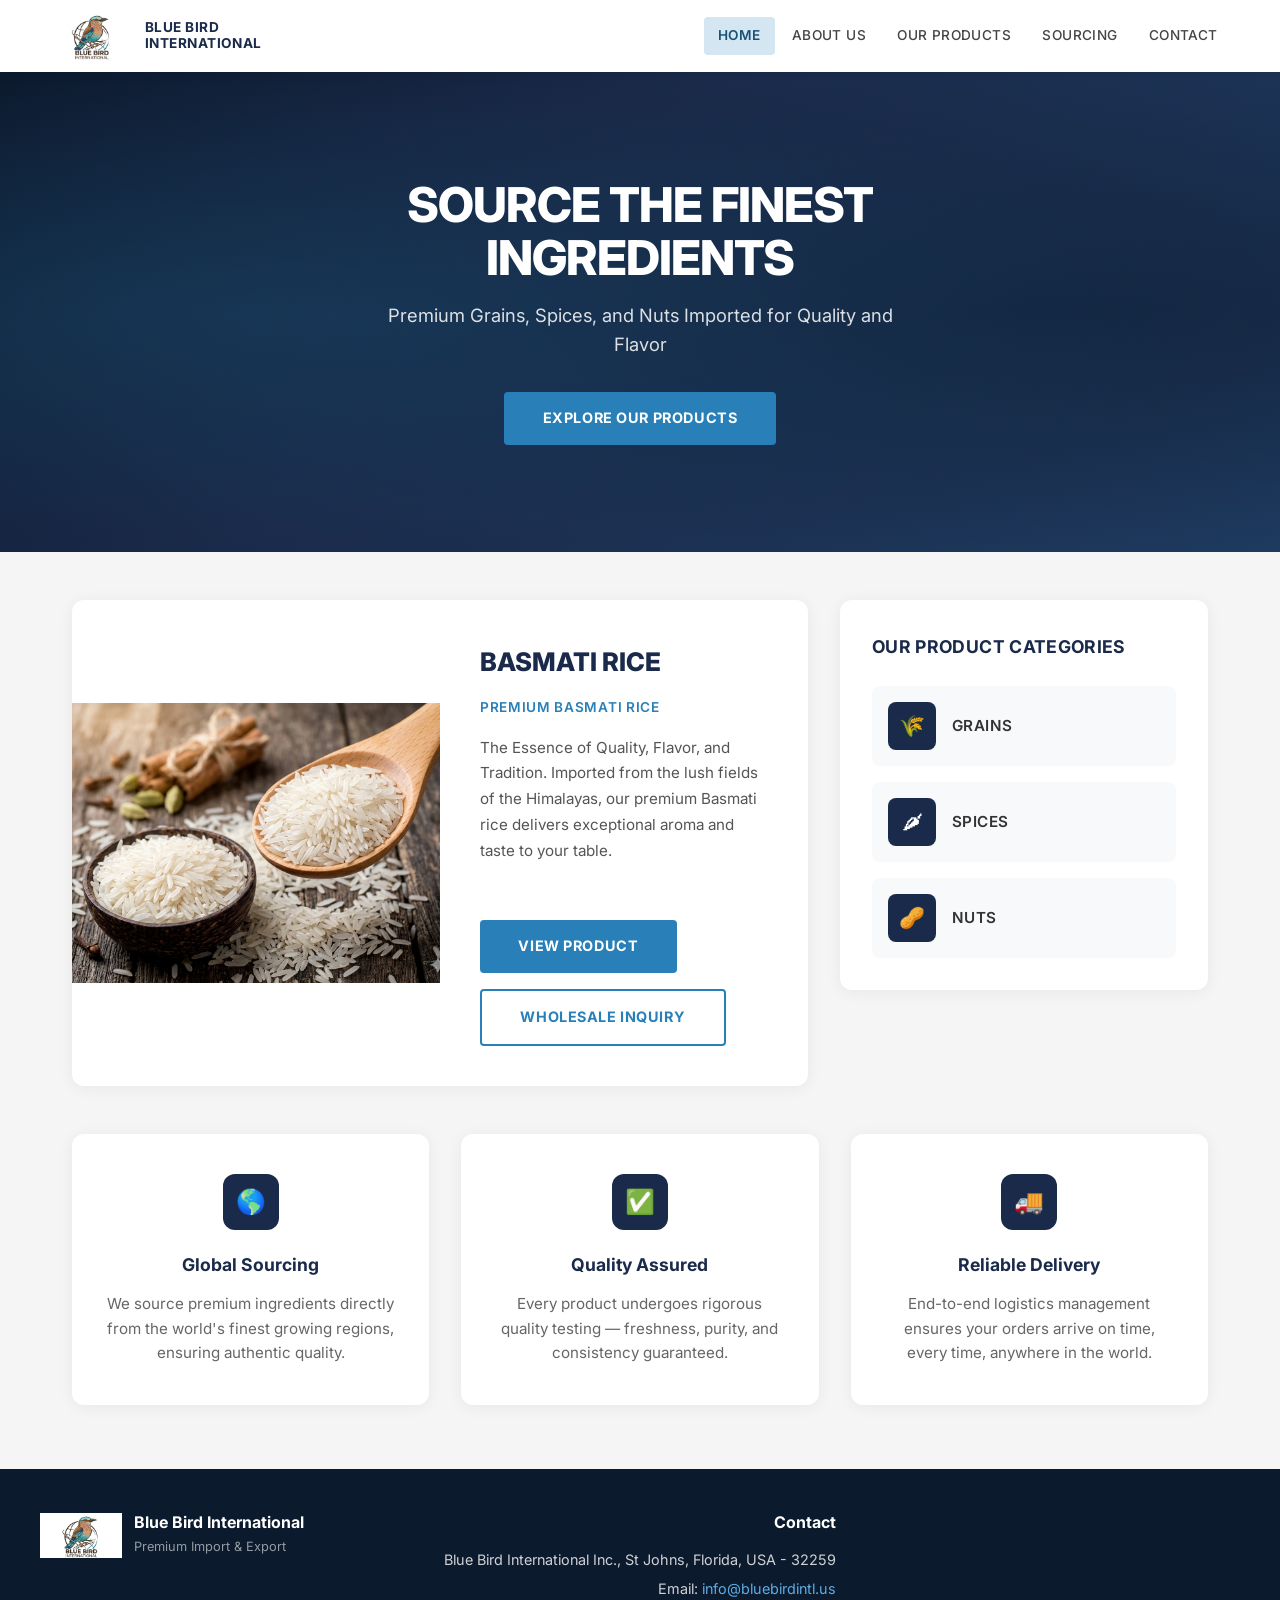
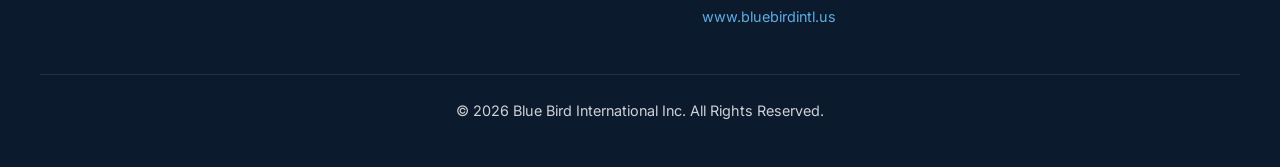
<file: index.html>
<!DOCTYPE html>
<html lang="en">
<head>
  <meta charset="UTF-8" />
  <meta name="viewport" content="width=device-width, initial-scale=1.0" />
  <title>Blue Bird International | Premium Grains, Spices & Nuts</title>
  <link rel="preconnect" href="https://fonts.googleapis.com" />
  <link rel="preconnect" href="https://fonts.gstatic.com" crossorigin />
  <link href="https://fonts.googleapis.com/css2?family=Inter:wght@400;500;600;700;800&display=swap" rel="stylesheet" />
  <link rel="stylesheet" href="styles.css" />
</head>
<body>
  <header>
    <a href="index.html" class="logo">
      <img src="images/logo.jpg" alt="Blue Bird International" />
      <span>Blue Bird<br>International</span>
    </a>
    <button class="menu-toggle" onclick="document.querySelector('nav').classList.toggle('open')" aria-label="Toggle menu">
      <span></span><span></span><span></span>
    </button>
    <nav>
      <a href="index.html" class="active">Home</a>
      <a href="about.html">About Us</a>
      <a href="products.html">Our Products</a>
      <a href="services.html">Sourcing</a>
      <a href="contact.html">Contact</a>
    </nav>
  </header>

  <section class="hero">
    <div class="hero-text">
      <h1>Source the Finest Ingredients</h1>
      <p>Premium Grains, Spices, and Nuts Imported for Quality and Flavor</p>
      <a href="products.html" class="btn">Explore Our Products</a>
    </div>
  </section>

  <section class="featured-section">
    <div class="featured-product">
      <div class="featured-product-image">
        <img src="images/basmati.png" alt="Basmati Rice" />
      </div>
      <div class="featured-product-info">
        <h2>Basmati Rice</h2>
        <p class="subtitle">Premium Basmati Rice</p>
        <p>The Essence of Quality, Flavor, and Tradition. Imported from the lush fields of the Himalayas, our premium Basmati rice delivers exceptional aroma and taste to your table.</p>
        <div class="btn-group">
          <a href="products.html" class="btn">View Product</a>
          <a href="contact.html" class="btn-outline">Wholesale Inquiry</a>
        </div>
      </div>
    </div>

    <div class="categories-sidebar">
      <h3>Our Product Categories</h3>
      <div class="category-list">
        <a href="products.html" class="category-item">
          <div class="category-icon">&#127806;</div>
          <span>Grains</span>
        </a>
        <a href="products.html" class="category-item">
          <div class="category-icon">&#127798;</div>
          <span>Spices</span>
        </a>
        <a href="products.html" class="category-item">
          <div class="category-icon">&#129372;</div>
          <span>Nuts</span>
        </a>
      </div>
    </div>
  </section>

  <section class="features">
    <div class="feature">
      <div class="icon">&#127758;</div>
      <h3>Global Sourcing</h3>
      <p>We source premium ingredients directly from the world's finest growing regions, ensuring authentic quality.</p>
    </div>
    <div class="feature">
      <div class="icon">&#9989;</div>
      <h3>Quality Assured</h3>
      <p>Every product undergoes rigorous quality testing — freshness, purity, and consistency guaranteed.</p>
    </div>
    <div class="feature">
      <div class="icon">&#128666;</div>
      <h3>Reliable Delivery</h3>
      <p>End-to-end logistics management ensures your orders arrive on time, every time, anywhere in the world.</p>
    </div>
  </section>

  <footer>
    <div class="footer-inner">
      <div class="footer-contact">
        <div class="footer-brand">
          <img src="images/logo.jpg" alt="Blue Bird International" style="height:45px;width:auto;" />
          <div class="footer-brand-text">
            <h3>Blue Bird International</h3>
            <p>Premium Import & Export</p>
          </div>
        </div>
      </div>
      <div class="footer-contact" style="text-align:right;">
        <h3>Contact</h3>
        <p>Blue Bird International Inc., St Johns, Florida, USA - 32259</p>
        <p>Email: <a href="mailto:info@bluebirdintl.us">info@bluebirdintl.us</a></p>
        <p><a href="https://www.bluebirdintl.us" target="_blank">www.bluebirdintl.us</a></p>
      </div>
      <div class="footer-copy">
        <p>&copy; 2026 Blue Bird International Inc. All Rights Reserved.</p>
      </div>
    </div>
  </footer>
</body>
</html>
</file>
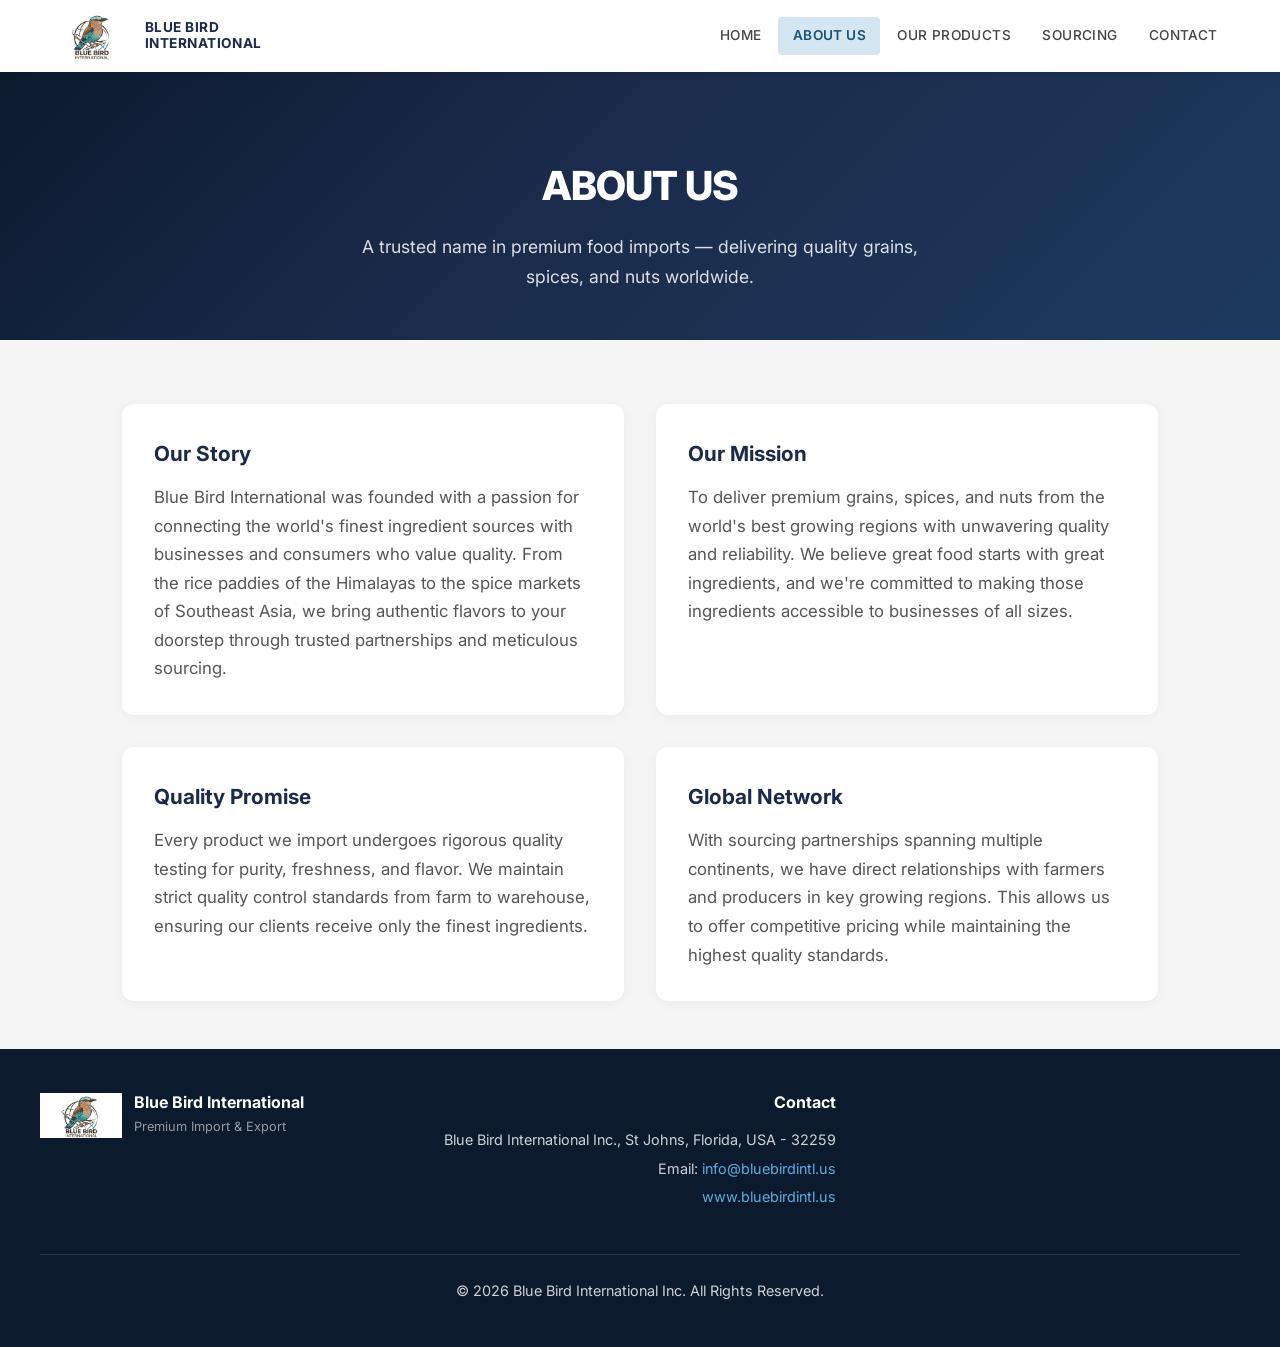
<file: about.html>
<!DOCTYPE html>
<html lang="en">
<head>
  <meta charset="UTF-8" />
  <meta name="viewport" content="width=device-width, initial-scale=1.0" />
  <title>About Us | Blue Bird International</title>
  <link rel="preconnect" href="https://fonts.googleapis.com" />
  <link rel="preconnect" href="https://fonts.gstatic.com" crossorigin />
  <link href="https://fonts.googleapis.com/css2?family=Inter:wght@400;500;600;700;800&display=swap" rel="stylesheet" />
  <link rel="stylesheet" href="styles.css" />
</head>
<body>
  <header>
    <a href="index.html" class="logo">
      <img src="images/logo.jpg" alt="Blue Bird International" />
      <span>Blue Bird<br>International</span>
    </a>
    <button class="menu-toggle" onclick="document.querySelector('nav').classList.toggle('open')" aria-label="Toggle menu">
      <span></span><span></span><span></span>
    </button>
    <nav>
      <a href="index.html">Home</a>
      <a href="about.html" class="active">About Us</a>
      <a href="products.html">Our Products</a>
      <a href="services.html">Sourcing</a>
      <a href="contact.html">Contact</a>
    </nav>
  </header>

  <section class="page-intro">
    <h1>About Us</h1>
    <p>A trusted name in premium food imports — delivering quality grains, spices, and nuts worldwide.</p>
  </section>

  <section class="content">
    <div class="about-grid">
      <div class="about-card">
        <h2>Our Story</h2>
        <p>Blue Bird International was founded with a passion for connecting the world's finest ingredient sources with businesses and consumers who value quality. From the rice paddies of the Himalayas to the spice markets of Southeast Asia, we bring authentic flavors to your doorstep through trusted partnerships and meticulous sourcing.</p>
      </div>
      <div class="about-card">
        <h2>Our Mission</h2>
        <p>To deliver premium grains, spices, and nuts from the world's best growing regions with unwavering quality and reliability. We believe great food starts with great ingredients, and we're committed to making those ingredients accessible to businesses of all sizes.</p>
      </div>
      <div class="about-card">
        <h2>Quality Promise</h2>
        <p>Every product we import undergoes rigorous quality testing for purity, freshness, and flavor. We maintain strict quality control standards from farm to warehouse, ensuring our clients receive only the finest ingredients.</p>
      </div>
      <div class="about-card">
        <h2>Global Network</h2>
        <p>With sourcing partnerships spanning multiple continents, we have direct relationships with farmers and producers in key growing regions. This allows us to offer competitive pricing while maintaining the highest quality standards.</p>
      </div>
    </div>
  </section>

  <footer>
    <div class="footer-inner">
      <div class="footer-contact">
        <div class="footer-brand">
          <img src="images/logo.jpg" alt="Blue Bird International" style="height:45px;width:auto;" />
          <div class="footer-brand-text">
            <h3>Blue Bird International</h3>
            <p>Premium Import & Export</p>
          </div>
        </div>
      </div>
      <div class="footer-contact" style="text-align:right;">
        <h3>Contact</h3>
        <p>Blue Bird International Inc., St Johns, Florida, USA - 32259</p>
        <p>Email: <a href="mailto:info@bluebirdintl.us">info@bluebirdintl.us</a></p>
        <p><a href="https://www.bluebirdintl.us" target="_blank">www.bluebirdintl.us</a></p>
      </div>
      <div class="footer-copy">
        <p>&copy; 2026 Blue Bird International Inc. All Rights Reserved.</p>
      </div>
    </div>
  </footer>
</body>
</html>
</file>
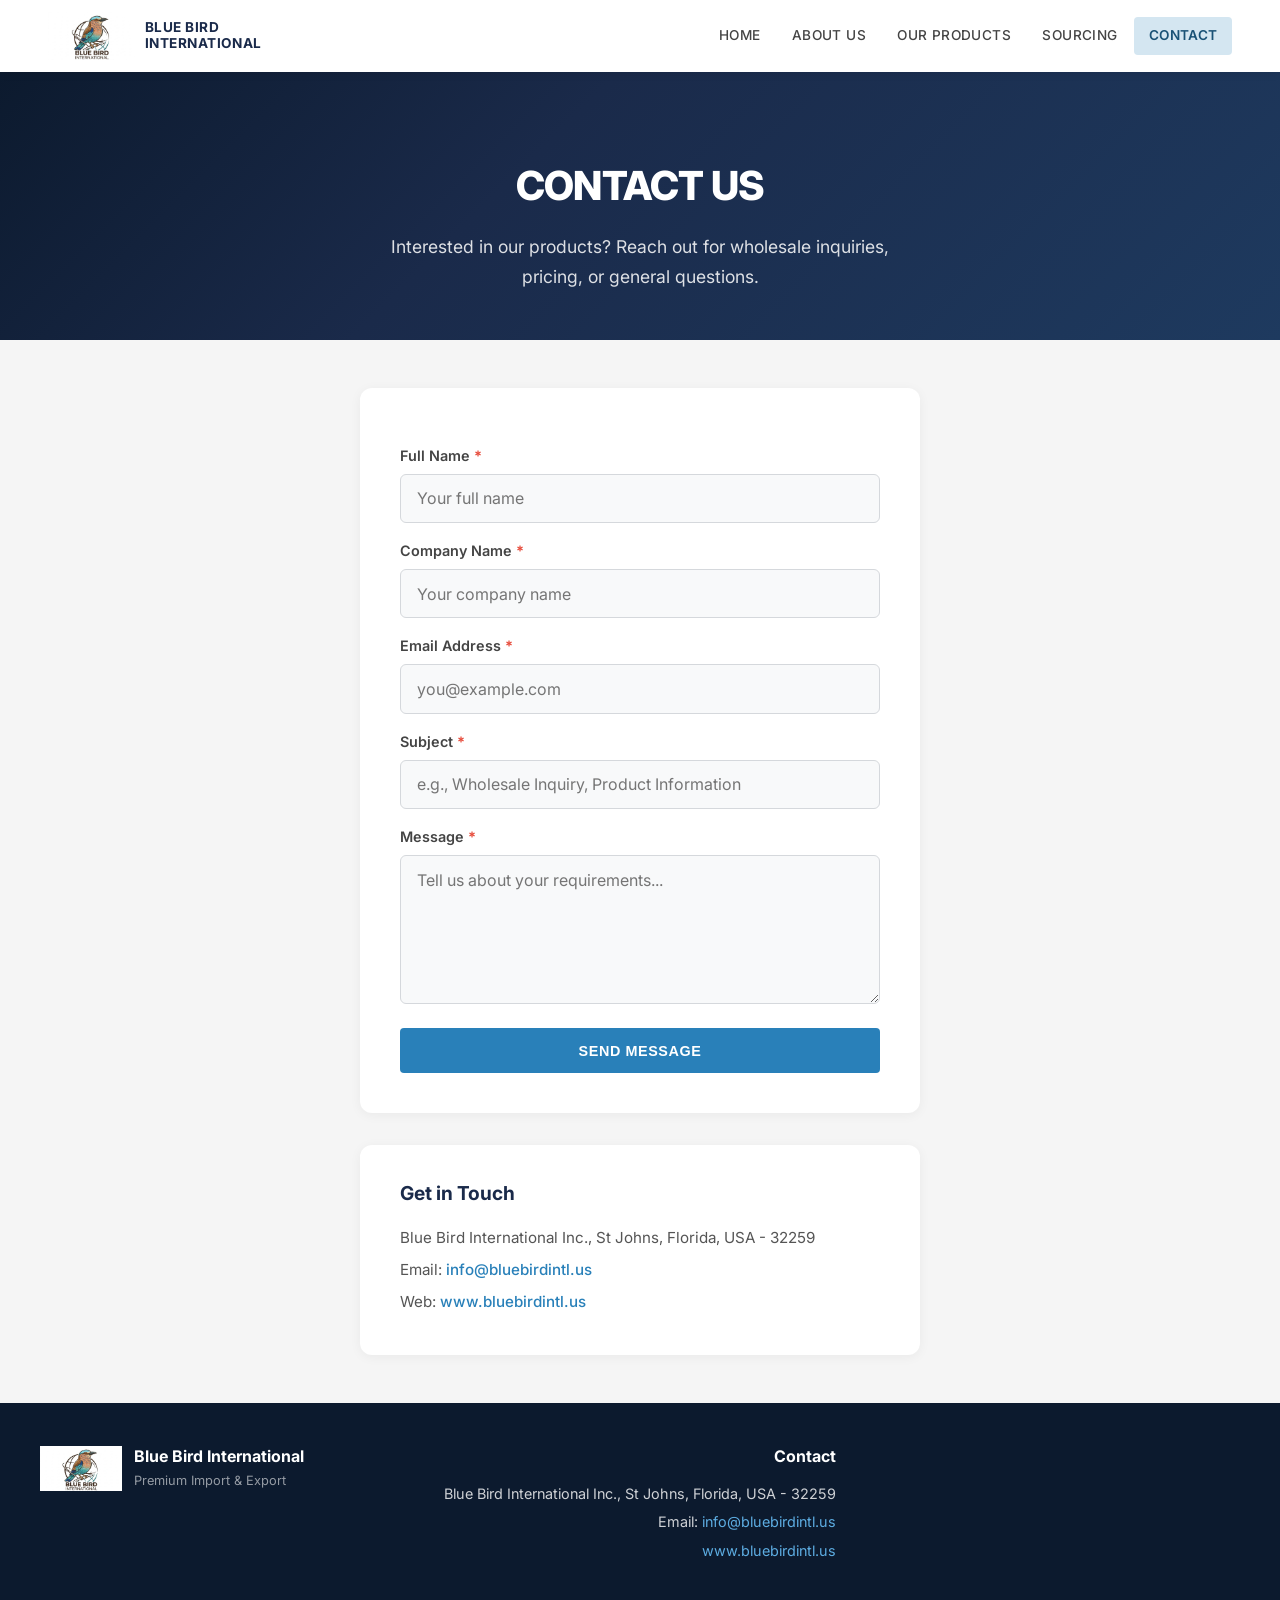
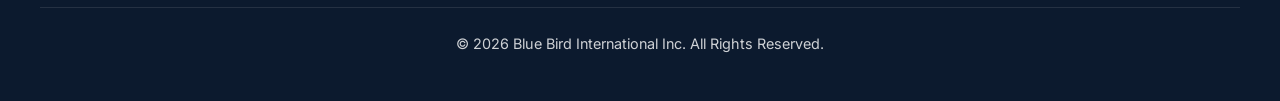
<file: contact.html>
<!DOCTYPE html>
<html lang="en">
<head>
  <meta charset="UTF-8" />
  <meta name="viewport" content="width=device-width, initial-scale=1.0" />
  <title>Contact | Blue Bird International</title>
  <link rel="preconnect" href="https://fonts.googleapis.com" />
  <link rel="preconnect" href="https://fonts.gstatic.com" crossorigin />
  <link href="https://fonts.googleapis.com/css2?family=Inter:wght@400;500;600;700;800&display=swap" rel="stylesheet" />
  <link rel="stylesheet" href="styles.css" />
</head>
<body>
  <header>
    <a href="index.html" class="logo">
      <img src="images/logo.jpg" alt="Blue Bird International" />
      <span>Blue Bird<br>International</span>
    </a>
    <button class="menu-toggle" onclick="document.querySelector('nav').classList.toggle('open')" aria-label="Toggle menu">
      <span></span><span></span><span></span>
    </button>
    <nav>
      <a href="index.html">Home</a>
      <a href="about.html">About Us</a>
      <a href="products.html">Our Products</a>
      <a href="services.html">Sourcing</a>
      <a href="contact.html" class="active">Contact</a>
    </nav>
  </header>

  <section class="page-intro">
    <h1>Contact Us</h1>
    <p>Interested in our products? Reach out for wholesale inquiries, pricing, or general questions.</p>
  </section>

  <section class="content">
    <form class="contact-form" name="contact" method="POST" data-netlify="true" netlify-honeypot="bot-field" id="contact-form">
      <input type="hidden" name="form-name" value="contact" />
      <p style="display:none"><label>Don't fill this out: <input name="bot-field" /></label></p>
      <label for="name">Full Name <span class="required">*</span></label>
      <input type="text" id="name" name="name" placeholder="Your full name" required />
      <label for="company">Company Name <span class="required">*</span></label>
      <input type="text" id="company" name="company" placeholder="Your company name" required />
      <label for="email">Email Address <span class="required">*</span></label>
      <input type="email" id="email" name="email" placeholder="you@example.com" required />
      <label for="subject">Subject <span class="required">*</span></label>
      <input type="text" id="subject" name="subject" placeholder="e.g., Wholesale Inquiry, Product Information" required />
      <label for="message">Message <span class="required">*</span></label>
      <textarea id="message" name="message" placeholder="Tell us about your requirements..." rows="6" required></textarea>
      <button type="submit" class="btn">Send Message</button>
      <div id="form-status" class="form-status" style="display:none;"></div>
    </form>
    <script>
      document.getElementById('contact-form').addEventListener('submit', async function(e) {
        e.preventDefault();
        var form = e.target;
        var statusEl = document.getElementById('form-status');
        var btn = form.querySelector('button[type="submit"]');
        btn.disabled = true;
        btn.textContent = 'Sending...';
        statusEl.style.display = 'none';
        try {
          var response = await fetch('/', {
            method: 'POST',
            headers: { 'Content-Type': 'application/x-www-form-urlencoded' },
            body: new URLSearchParams(new FormData(form)).toString()
          });
          if (response.ok) {
            statusEl.textContent = 'Thank you! Your message has been sent successfully. We will get back to you soon.';
            statusEl.className = 'form-status success';
            statusEl.style.display = 'block';
            form.reset();
          } else {
            throw new Error('Submission failed');
          }
        } catch (err) {
          statusEl.textContent = 'Something went wrong. Please try again or email us directly.';
          statusEl.className = 'form-status error';
          statusEl.style.display = 'block';
        }
        btn.disabled = false;
        btn.textContent = 'Send Message';
      });
    </script>
    <div class="contact-info">
      <h3>Get in Touch</h3>
      <p>Blue Bird International Inc., St Johns, Florida, USA - 32259</p>
      <p>Email: <a href="mailto:info@bluebirdintl.us">info@bluebirdintl.us</a></p>
      <p>Web: <a href="https://www.bluebirdintl.us" target="_blank">www.bluebirdintl.us</a></p>
    </div>
  </section>

  <footer>
    <div class="footer-inner">
      <div class="footer-contact">
        <div class="footer-brand">
          <img src="images/logo.jpg" alt="Blue Bird International" style="height:45px;width:auto;" />
          <div class="footer-brand-text">
            <h3>Blue Bird International</h3>
            <p>Premium Import & Export</p>
          </div>
        </div>
      </div>
      <div class="footer-contact" style="text-align:right;">
        <h3>Contact</h3>
        <p>Blue Bird International Inc., St Johns, Florida, USA - 32259</p>
        <p>Email: <a href="mailto:info@bluebirdintl.us">info@bluebirdintl.us</a></p>
        <p><a href="https://www.bluebirdintl.us" target="_blank">www.bluebirdintl.us</a></p>
      </div>
      <div class="footer-copy">
        <p>&copy; 2026 Blue Bird International Inc. All Rights Reserved.</p>
      </div>
    </div>
  </footer>
</body>
</html>
</file>
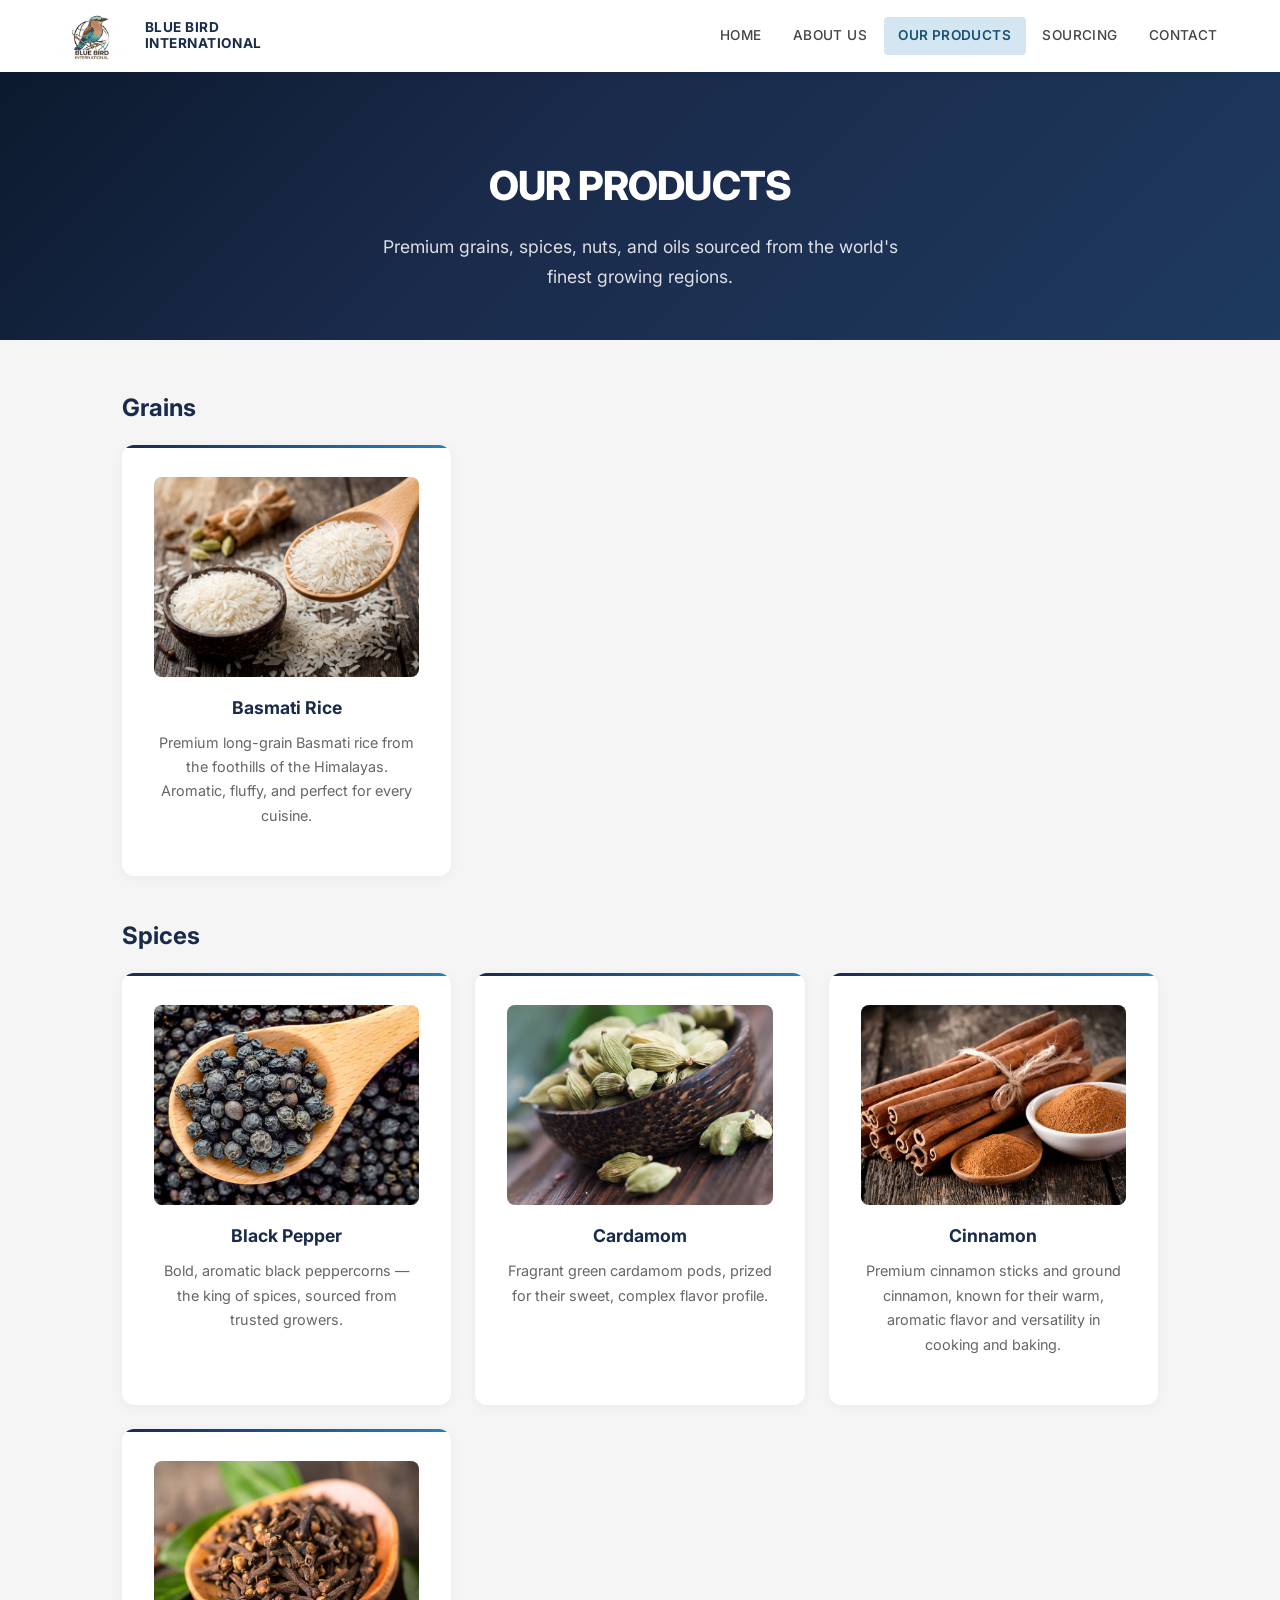
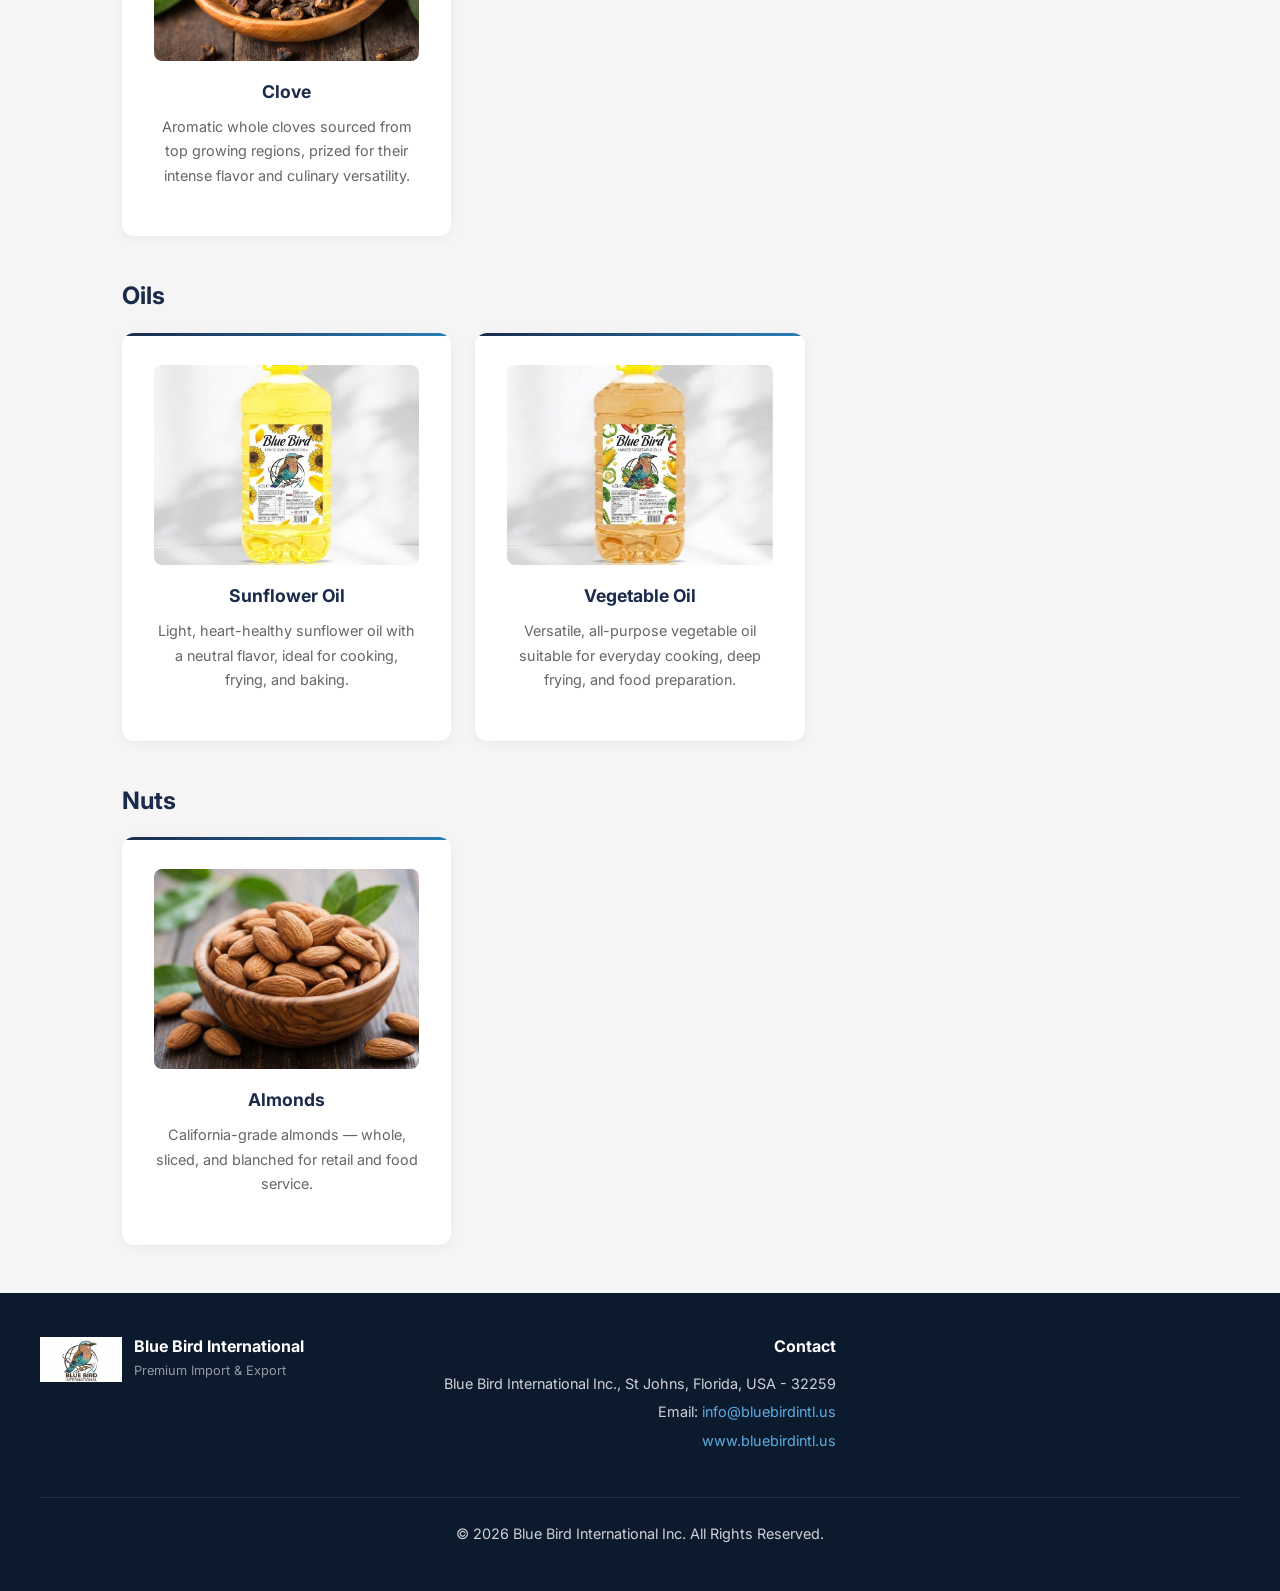
<file: products.html>
<!DOCTYPE html>
<html lang="en">
<head>
  <meta charset="UTF-8" />
  <meta name="viewport" content="width=device-width, initial-scale=1.0" />
  <title>Our Products | Blue Bird International</title>
  <link rel="preconnect" href="https://fonts.googleapis.com" />
  <link rel="preconnect" href="https://fonts.gstatic.com" crossorigin />
  <link href="https://fonts.googleapis.com/css2?family=Inter:wght@400;500;600;700;800&display=swap" rel="stylesheet" />
  <link rel="stylesheet" href="styles.css" />
</head>
<body>
  <header>
    <a href="index.html" class="logo">
      <img src="images/logo.jpg" alt="Blue Bird International" />
      <span>Blue Bird<br>International</span>
    </a>
    <button class="menu-toggle" onclick="document.querySelector('nav').classList.toggle('open')" aria-label="Toggle menu">
      <span></span><span></span><span></span>
    </button>
    <nav>
      <a href="index.html">Home</a>
      <a href="about.html">About Us</a>
      <a href="products.html" class="active">Our Products</a>
      <a href="services.html">Sourcing</a>
      <a href="contact.html">Contact</a>
    </nav>
  </header>

  <section class="page-intro">
    <h1>Our Products</h1>
    <p>Premium grains, spices, nuts, and oils sourced from the world's finest growing regions.</p>
  </section>

  <section class="content">
    <h2>Grains</h2>
    <div class="product-grid">
      <div class="product">
        <img src="images/basmati.png" alt="Basmati Rice" class="product-image" />
        <h3>Basmati Rice</h3>
        <p>Premium long-grain Basmati rice from the foothills of the Himalayas. Aromatic, fluffy, and perfect for every cuisine.</p>
      </div>
    </div>

    <h2>Spices</h2>
    <div class="product-grid">
      <div class="product">
        <img src="images/black-pepper.jpg" alt="Black Pepper" class="product-image" />
        <h3>Black Pepper</h3>
        <p>Bold, aromatic black peppercorns — the king of spices, sourced from trusted growers.</p>
      </div>
      <div class="product">
        <img src="images/cardamom.jpg" alt="Cardamom" class="product-image" />
        <h3>Cardamom</h3>
        <p>Fragrant green cardamom pods, prized for their sweet, complex flavor profile.</p>
      </div>
      <div class="product">
        <img src="images/cinnamon.jpg" alt="Cinnamon" class="product-image" />
        <h3>Cinnamon</h3>
        <p>Premium cinnamon sticks and ground cinnamon, known for their warm, aromatic flavor and versatility in cooking and baking.</p>
      </div>
      <div class="product">
        <img src="images/clove.jpg" alt="Clove" class="product-image" />
        <h3>Clove</h3>
        <p>Aromatic whole cloves sourced from top growing regions, prized for their intense flavor and culinary versatility.</p>
      </div>
    </div>

    <h2>Oils</h2>
    <div class="product-grid">
      <div class="product">
        <img src="images/sunflower-oil.jpg" alt="Sunflower Oil" class="product-image" />
        <h3>Sunflower Oil</h3>
        <p>Light, heart-healthy sunflower oil with a neutral flavor, ideal for cooking, frying, and baking.</p>
      </div>
      <div class="product">
        <img src="images/vegetable-oil.png" alt="Vegetable Oil" class="product-image" />
        <h3>Vegetable Oil</h3>
        <p>Versatile, all-purpose vegetable oil suitable for everyday cooking, deep frying, and food preparation.</p>
      </div>
    </div>

    <h2>Nuts</h2>
    <div class="product-grid">
      <div class="product">
        <img src="images/almonds.png" alt="Almonds" class="product-image" />
        <h3>Almonds</h3>
        <p>California-grade almonds — whole, sliced, and blanched for retail and food service.</p>
      </div>
    </div>
  </section>

  <footer>
    <div class="footer-inner">
      <div class="footer-contact">
        <div class="footer-brand">
          <img src="images/logo.jpg" alt="Blue Bird International" style="height:45px;width:auto;" />
          <div class="footer-brand-text">
            <h3>Blue Bird International</h3>
            <p>Premium Import & Export</p>
          </div>
        </div>
      </div>
      <div class="footer-contact" style="text-align:right;">
        <h3>Contact</h3>
        <p>Blue Bird International Inc., St Johns, Florida, USA - 32259</p>
        <p>Email: <a href="mailto:info@bluebirdintl.us">info@bluebirdintl.us</a></p>
        <p><a href="https://www.bluebirdintl.us" target="_blank">www.bluebirdintl.us</a></p>
      </div>
      <div class="footer-copy">
        <p>&copy; 2026 Blue Bird International Inc. All Rights Reserved.</p>
      </div>
    </div>
  </footer>
</body>
</html>
</file>
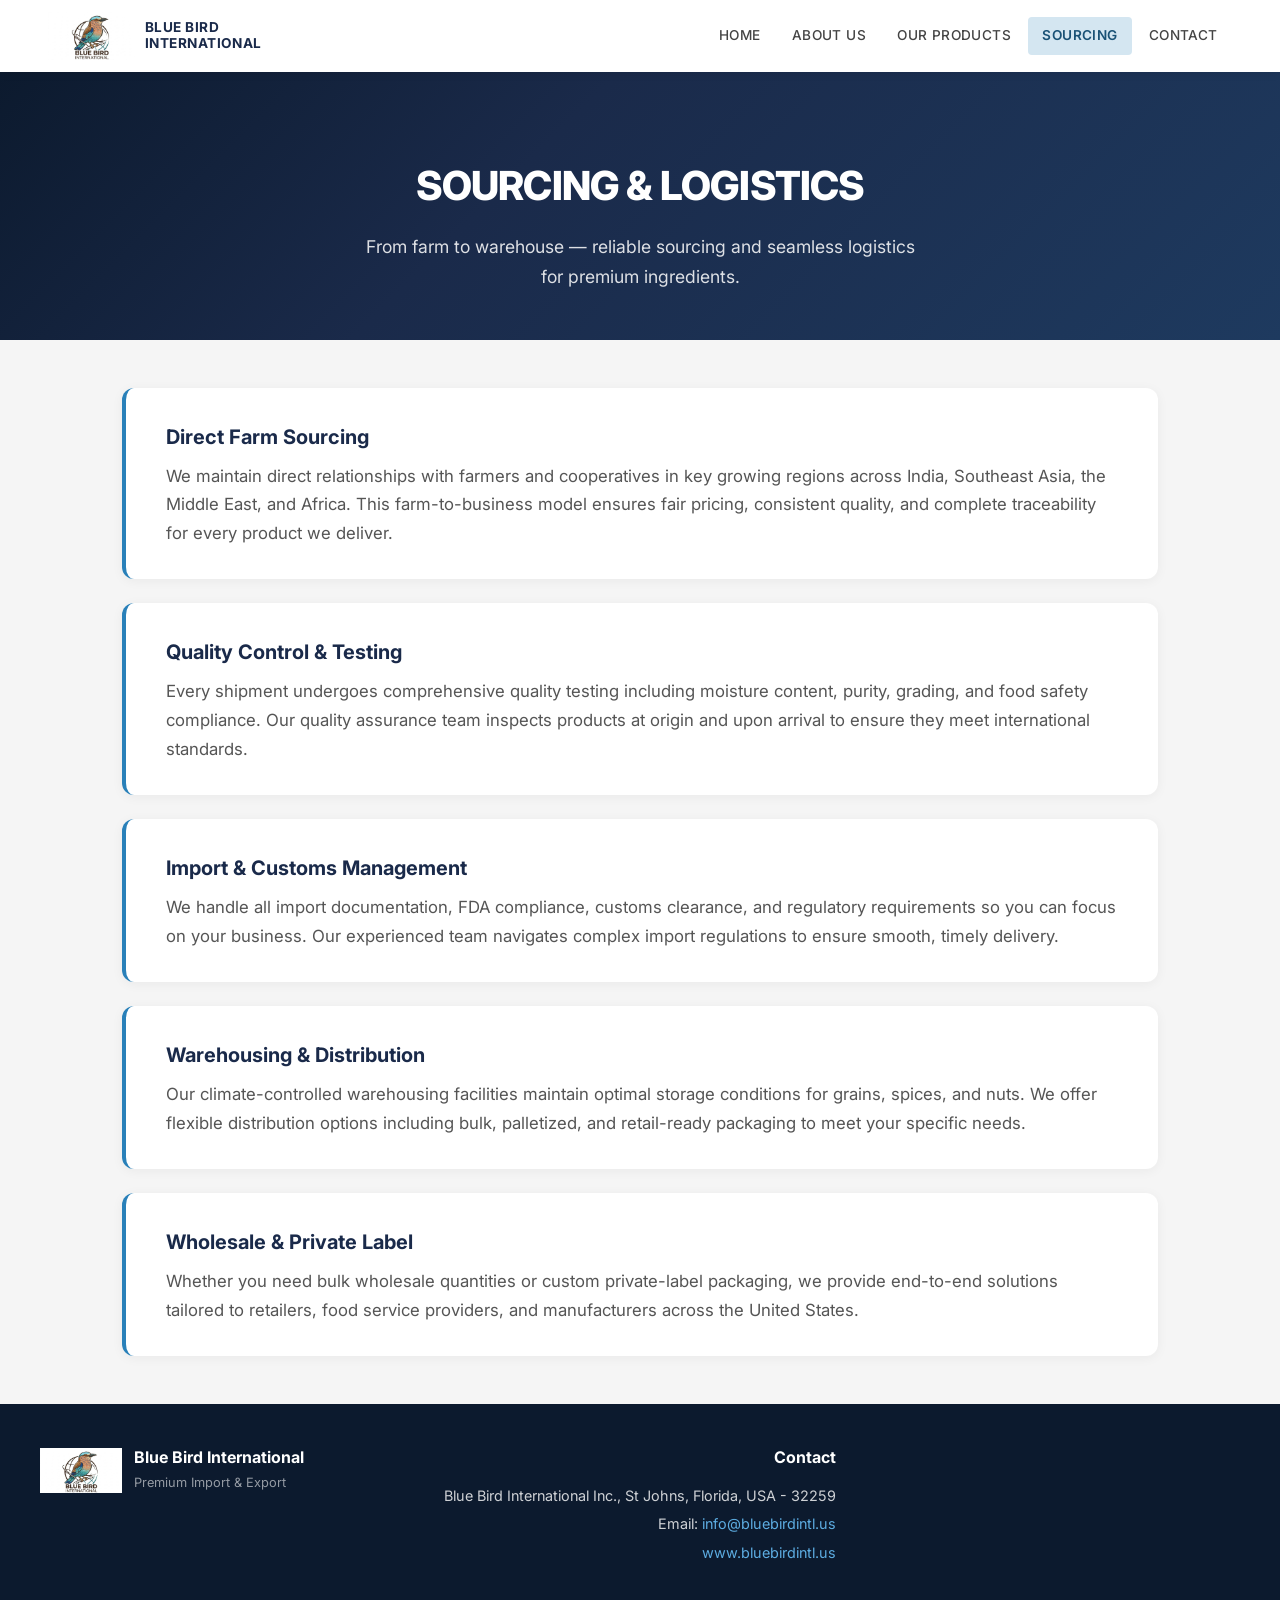
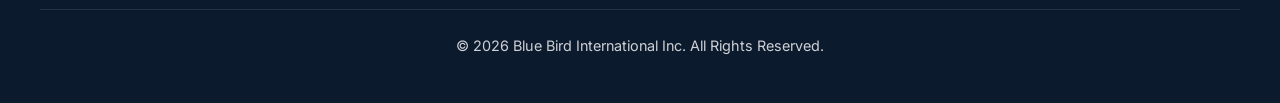
<file: services.html>
<!DOCTYPE html>
<html lang="en">
<head>
  <meta charset="UTF-8" />
  <meta name="viewport" content="width=device-width, initial-scale=1.0" />
  <title>Sourcing & Logistics | Blue Bird International</title>
  <link rel="preconnect" href="https://fonts.googleapis.com" />
  <link rel="preconnect" href="https://fonts.gstatic.com" crossorigin />
  <link href="https://fonts.googleapis.com/css2?family=Inter:wght@400;500;600;700;800&display=swap" rel="stylesheet" />
  <link rel="stylesheet" href="styles.css" />
</head>
<body>
  <header>
    <a href="index.html" class="logo">
      <img src="images/logo.jpg" alt="Blue Bird International" />
      <span>Blue Bird<br>International</span>
    </a>
    <button class="menu-toggle" onclick="document.querySelector('nav').classList.toggle('open')" aria-label="Toggle menu">
      <span></span><span></span><span></span>
    </button>
    <nav>
      <a href="index.html">Home</a>
      <a href="about.html">About Us</a>
      <a href="products.html">Our Products</a>
      <a href="services.html" class="active">Sourcing</a>
      <a href="contact.html">Contact</a>
    </nav>
  </header>

  <section class="page-intro">
    <h1>Sourcing & Logistics</h1>
    <p>From farm to warehouse — reliable sourcing and seamless logistics for premium ingredients.</p>
  </section>

  <section class="content">
    <div class="service-list">
      <div class="service">
        <h2>Direct Farm Sourcing</h2>
        <p>We maintain direct relationships with farmers and cooperatives in key growing regions across India, Southeast Asia, the Middle East, and Africa. This farm-to-business model ensures fair pricing, consistent quality, and complete traceability for every product we deliver.</p>
      </div>
      <div class="service">
        <h2>Quality Control & Testing</h2>
        <p>Every shipment undergoes comprehensive quality testing including moisture content, purity, grading, and food safety compliance. Our quality assurance team inspects products at origin and upon arrival to ensure they meet international standards.</p>
      </div>
      <div class="service">
        <h2>Import & Customs Management</h2>
        <p>We handle all import documentation, FDA compliance, customs clearance, and regulatory requirements so you can focus on your business. Our experienced team navigates complex import regulations to ensure smooth, timely delivery.</p>
      </div>
      <div class="service">
        <h2>Warehousing & Distribution</h2>
        <p>Our climate-controlled warehousing facilities maintain optimal storage conditions for grains, spices, and nuts. We offer flexible distribution options including bulk, palletized, and retail-ready packaging to meet your specific needs.</p>
      </div>
      <div class="service">
        <h2>Wholesale & Private Label</h2>
        <p>Whether you need bulk wholesale quantities or custom private-label packaging, we provide end-to-end solutions tailored to retailers, food service providers, and manufacturers across the United States.</p>
      </div>
    </div>
  </section>

  <footer>
    <div class="footer-inner">
      <div class="footer-contact">
        <div class="footer-brand">
          <img src="images/logo.jpg" alt="Blue Bird International" style="height:45px;width:auto;" />
          <div class="footer-brand-text">
            <h3>Blue Bird International</h3>
            <p>Premium Import & Export</p>
          </div>
        </div>
      </div>
      <div class="footer-contact" style="text-align:right;">
        <h3>Contact</h3>
        <p>Blue Bird International Inc., St Johns, Florida, USA - 32259</p>
        <p>Email: <a href="mailto:info@bluebirdintl.us">info@bluebirdintl.us</a></p>
        <p><a href="https://www.bluebirdintl.us" target="_blank">www.bluebirdintl.us</a></p>
      </div>
      <div class="footer-copy">
        <p>&copy; 2026 Blue Bird International Inc. All Rights Reserved.</p>
      </div>
    </div>
  </footer>
</body>
</html>
</file>
<file: styles.css>
/* ===== RESET & BASE ===== */
*, *::before, *::after {
  box-sizing: border-box;
  margin: 0;
  padding: 0;
}

body {
  font-family: "Inter", "Segoe UI", system-ui, -apple-system, sans-serif;
  background: #f5f5f5;
  color: #333;
  line-height: 1.7;
  font-size: 16px;
}

a {
  text-decoration: none;
  color: inherit;
}

img {
  max-width: 100%;
  display: block;
}

/* ===== HEADER ===== */
header {
  display: flex;
  justify-content: space-between;
  align-items: center;
  background: #ffffff;
  padding: 0 3rem;
  height: 72px;
  box-shadow: 0 2px 8px rgba(0, 0, 0, 0.08);
  position: sticky;
  top: 0;
  z-index: 100;
}

.logo {
  display: flex;
  align-items: center;
  gap: 0.6rem;
  font-weight: 700;
  font-size: 1.05rem;
  color: #1a2a4a;
  letter-spacing: -0.01em;
}

.logo img {
  height: 48px;
  width: auto;
}

.logo span {
  line-height: 1.15;
  font-size: 0.85rem;
  text-transform: uppercase;
  letter-spacing: 0.04em;
  color: #1a2a4a;
}

nav {
  display: flex;
  align-items: center;
  gap: 0.15rem;
}

nav a {
  color: #444;
  padding: 0.45rem 0.9rem;
  font-weight: 500;
  font-size: 0.85rem;
  border-radius: 4px;
  transition: all 0.2s ease;
  text-transform: uppercase;
  letter-spacing: 0.03em;
}

nav a:hover {
  color: #1a5276;
  background: #eaf2f8;
}

nav a.active {
  color: #1a5276;
  background: #d4e6f1;
  font-weight: 600;
}

/* ===== HERO ===== */
.hero {
  background: linear-gradient(135deg, #0c1a2e 0%, #1a2a4a 40%, #1e3a5f 100%);
  color: white;
  padding: 5rem 2rem 5rem;
  position: relative;
  overflow: hidden;
  min-height: 480px;
  display: flex;
  align-items: center;
  justify-content: center;
}

.hero::before {
  content: "";
  position: absolute;
  top: 0;
  left: 0;
  right: 0;
  bottom: 0;
  background: radial-gradient(ellipse at 20% 50%, rgba(26, 82, 118, 0.4) 0%, transparent 70%),
              radial-gradient(ellipse at 80% 50%, rgba(12, 26, 46, 0.6) 0%, transparent 70%);
}

.hero-text {
  position: relative;
  z-index: 1;
  max-width: 700px;
  text-align: center;
  margin: 0 auto;
}

.hero-text h1 {
  font-size: 3rem;
  font-weight: 800;
  margin-bottom: 1rem;
  letter-spacing: -0.02em;
  line-height: 1.1;
  text-transform: uppercase;
}

.hero-text p {
  font-size: 1.15rem;
  opacity: 0.85;
  max-width: 520px;
  margin: 0 auto;
  line-height: 1.6;
}

.btn {
  display: inline-block;
  margin-top: 2rem;
  padding: 0.9rem 2.4rem;
  background: #2980b9;
  color: #ffffff;
  font-weight: 700;
  font-size: 0.9rem;
  border-radius: 4px;
  text-decoration: none;
  transition: all 0.2s ease;
  border: none;
  cursor: pointer;
  letter-spacing: 0.04em;
  text-transform: uppercase;
}

.btn:hover {
  background: #2471a3;
  transform: translateY(-1px);
  box-shadow: 0 4px 16px rgba(41, 128, 185, 0.4);
}

.btn-outline {
  display: inline-block;
  padding: 0.9rem 2.4rem;
  background: transparent;
  color: #2980b9;
  font-weight: 700;
  font-size: 0.9rem;
  border-radius: 4px;
  text-decoration: none;
  transition: all 0.2s ease;
  border: 2px solid #2980b9;
  cursor: pointer;
  letter-spacing: 0.04em;
  text-transform: uppercase;
}

.btn-outline:hover {
  background: #2980b9;
  color: #fff;
}

/* ===== FEATURED PRODUCT ===== */
.featured-section {
  max-width: 1200px;
  margin: 3rem auto;
  padding: 0 2rem;
  display: grid;
  grid-template-columns: 2fr 1fr;
  gap: 2rem;
  align-items: start;
}

.featured-product {
  background: #ffffff;
  border-radius: 12px;
  overflow: hidden;
  box-shadow: 0 2px 16px rgba(0, 0, 0, 0.06);
  display: grid;
  grid-template-columns: 1fr 1fr;
  align-items: center;
}

.featured-product-image {
  background: #ffffff;
  display: flex;
  align-items: center;
  justify-content: center;
  padding: 0;
  min-height: 280px;
  overflow: hidden;
}

.featured-product-image img {
  width: 100%;
  height: 100%;
  object-fit: cover;
  min-height: 280px;
}

.featured-product-info {
  padding: 2.5rem;
}

.featured-product-info h2 {
  font-size: 1.6rem;
  font-weight: 800;
  color: #1a2a4a;
  margin-bottom: 0.75rem;
  text-transform: uppercase;
}

.featured-product-info .subtitle {
  font-size: 0.85rem;
  font-weight: 600;
  color: #2980b9;
  text-transform: uppercase;
  letter-spacing: 0.05em;
  margin-bottom: 1rem;
}

.featured-product-info p {
  font-size: 0.95rem;
  color: #555;
  line-height: 1.7;
  margin-bottom: 1.5rem;
}

.featured-product-info .btn-group {
  display: flex;
  gap: 1rem;
  flex-wrap: wrap;
}

/* ===== PRODUCT CATEGORIES SIDEBAR ===== */
.categories-sidebar {
  background: #ffffff;
  border-radius: 12px;
  padding: 2rem;
  box-shadow: 0 2px 16px rgba(0, 0, 0, 0.06);
}

.categories-sidebar h3 {
  font-size: 1.1rem;
  font-weight: 700;
  color: #1a2a4a;
  margin-bottom: 1.5rem;
  text-transform: uppercase;
  letter-spacing: 0.02em;
}

.category-list {
  display: flex;
  flex-direction: column;
  gap: 1rem;
}

.category-item {
  display: flex;
  align-items: center;
  gap: 1rem;
  padding: 1rem;
  background: #f8f9fa;
  border-radius: 8px;
  transition: all 0.2s ease;
  text-decoration: none;
  color: inherit;
}

.category-item:hover {
  background: #eaf2f8;
  transform: translateX(4px);
}

.category-icon {
  width: 48px;
  height: 48px;
  border-radius: 8px;
  background: #1a2a4a;
  color: white;
  display: flex;
  align-items: center;
  justify-content: center;
  font-size: 1.3rem;
  flex-shrink: 0;
}

.category-item span {
  font-weight: 600;
  font-size: 0.95rem;
  color: #333;
  text-transform: uppercase;
  letter-spacing: 0.03em;
}

/* ===== FEATURES ===== */
.features {
  display: grid;
  grid-template-columns: repeat(3, 1fr);
  gap: 2rem;
  max-width: 1200px;
  margin: 3rem auto 4rem;
  padding: 0 2rem;
}

.feature {
  background: #ffffff;
  padding: 2.5rem 2rem;
  border-radius: 12px;
  box-shadow: 0 2px 16px rgba(0, 0, 0, 0.06);
  text-align: center;
  transition: transform 0.2s ease, box-shadow 0.2s ease;
}

.feature:hover {
  transform: translateY(-4px);
  box-shadow: 0 8px 30px rgba(0, 0, 0, 0.1);
}

.feature .icon {
  display: inline-flex;
  align-items: center;
  justify-content: center;
  width: 56px;
  height: 56px;
  border-radius: 12px;
  background: #1a2a4a;
  color: white;
  font-size: 1.5rem;
  margin-bottom: 1.25rem;
}

.feature h3 {
  font-size: 1.1rem;
  font-weight: 700;
  color: #1a2a4a;
  margin-bottom: 0.75rem;
}

.feature p {
  font-size: 0.95rem;
  color: #666;
  line-height: 1.6;
}

/* ===== PAGE INTRO ===== */
.page-intro {
  text-align: center;
  padding: 5rem 2rem 3rem;
  background: linear-gradient(135deg, #0c1a2e 0%, #1a2a4a 40%, #1e3a5f 100%);
  color: white;
}

.page-intro h1 {
  font-size: 2.5rem;
  font-weight: 800;
  margin-bottom: 0.75rem;
  letter-spacing: -0.02em;
  text-transform: uppercase;
}

.page-intro p {
  font-size: 1.1rem;
  opacity: 0.85;
  max-width: 560px;
  margin: 0 auto;
}

/* ===== CONTENT ===== */
.content {
  max-width: 1100px;
  margin: 0 auto;
  padding: 3rem 2rem;
}

.content h2 {
  font-size: 1.5rem;
  font-weight: 700;
  color: #1a2a4a;
  margin-bottom: 1rem;
  margin-top: 2.5rem;
}

.content h2:first-child {
  margin-top: 0;
}

.content p {
  color: #555;
  margin-bottom: 1rem;
  font-size: 1.05rem;
}

/* ===== SERVICES ===== */
.service-list {
  display: grid;
  grid-template-columns: 1fr;
  gap: 1.5rem;
}

.service {
  background: #ffffff;
  padding: 2rem 2.5rem;
  border-radius: 12px;
  box-shadow: 0 2px 12px rgba(0, 0, 0, 0.05);
  border-left: 4px solid #2980b9;
  transition: transform 0.2s ease;
}

.service:hover {
  transform: translateX(4px);
}

.service h2 {
  font-size: 1.25rem;
  margin-top: 0;
  margin-bottom: 0.5rem;
  color: #1a2a4a;
}

.service p {
  margin-bottom: 0;
  color: #555;
}

/* ===== PRODUCTS GRID ===== */
.product-grid {
  display: grid;
  grid-template-columns: repeat(auto-fill, minmax(300px, 1fr));
  gap: 1.5rem;
}

.product {
  background: #ffffff;
  padding: 2rem;
  border-radius: 12px;
  text-align: center;
  box-shadow: 0 2px 12px rgba(0, 0, 0, 0.05);
  font-weight: 600;
  color: #1a2a4a;
  transition: transform 0.2s ease, box-shadow 0.2s ease;
  position: relative;
  overflow: hidden;
}

.product::before {
  content: "";
  position: absolute;
  top: 0;
  left: 0;
  right: 0;
  height: 3px;
  background: linear-gradient(90deg, #1a2a4a, #2980b9);
}

.product:hover {
  transform: translateY(-3px);
  box-shadow: 0 6px 20px rgba(0, 0, 0, 0.1);
}

.product .product-icon {
  font-size: 2.5rem;
  margin-bottom: 0.75rem;
}

.product .product-image {
  width: 100%;
  height: 200px;
  object-fit: cover;
  border-radius: 8px;
  margin-bottom: 1rem;
}

.product h3 {
  font-size: 1.1rem;
  margin-bottom: 0.5rem;
}

.product p {
  font-size: 0.9rem;
  color: #666;
  font-weight: 400;
}

/* ===== CONTACT FORM ===== */
.contact-form {
  max-width: 560px;
  margin: 0 auto;
  display: flex;
  flex-direction: column;
  background: #ffffff;
  padding: 2.5rem;
  border-radius: 12px;
  box-shadow: 0 2px 12px rgba(0, 0, 0, 0.05);
}

.contact-form label {
  font-weight: 600;
  font-size: 0.9rem;
  color: #444;
  margin-bottom: 0.35rem;
  margin-top: 1rem;
}

.contact-form label:first-child {
  margin-top: 0;
}

.contact-form input,
.contact-form textarea {
  padding: 0.85rem 1rem;
  border-radius: 6px;
  border: 1.5px solid #d5d8dc;
  font-size: 1rem;
  font-family: inherit;
  transition: border-color 0.2s ease, box-shadow 0.2s ease;
  background: #f8f9fa;
}

.contact-form input:focus,
.contact-form textarea:focus {
  outline: none;
  border-color: #2980b9;
  box-shadow: 0 0 0 3px rgba(41, 128, 185, 0.1);
  background: #ffffff;
}

.contact-form .btn {
  margin-top: 1.5rem;
  text-align: center;
}

.contact-form .required {
  color: #e74c3c;
  font-weight: 700;
}

.contact-form .form-status {
  margin-top: 1rem;
  padding: 1rem;
  border-radius: 6px;
  font-size: 0.95rem;
  text-align: center;
}

.contact-form .form-status.success {
  background: #d5f5e3;
  color: #1e7e34;
  border: 1px solid #a3dfbf;
}

.contact-form .form-status.error {
  background: #fadbd8;
  color: #c0392b;
  border: 1px solid #f1948a;
}

.contact-form button:disabled {
  opacity: 0.6;
  cursor: not-allowed;
}

/* ===== CONTACT INFO ===== */
.contact-info {
  max-width: 560px;
  margin: 2rem auto 0;
  background: #ffffff;
  padding: 2rem 2.5rem;
  border-radius: 12px;
  box-shadow: 0 2px 12px rgba(0, 0, 0, 0.05);
}

.contact-info h3 {
  font-size: 1.2rem;
  font-weight: 700;
  color: #1a2a4a;
  margin-bottom: 1rem;
}

.contact-info p {
  color: #555;
  margin-bottom: 0.5rem;
  font-size: 0.95rem;
  line-height: 1.6;
}

.contact-info a {
  color: #2980b9;
  font-weight: 500;
}

.contact-info a:hover {
  text-decoration: underline;
}

/* ===== ABOUT SECTIONS ===== */
.about-grid {
  display: grid;
  grid-template-columns: repeat(2, 1fr);
  gap: 2rem;
  margin-top: 1rem;
}

.about-card {
  background: #ffffff;
  padding: 2rem;
  border-radius: 12px;
  box-shadow: 0 2px 12px rgba(0, 0, 0, 0.05);
}

.about-card h2 {
  color: #1a2a4a;
  margin-top: 0;
  margin-bottom: 0.75rem;
  font-size: 1.3rem;
}

.about-card p {
  margin-bottom: 0;
}

/* ===== FOOTER ===== */
footer {
  background: #0c1a2e;
  color: rgba(255, 255, 255, 0.8);
  text-align: center;
  padding: 2.5rem 2rem;
  margin-top: 0;
  font-size: 0.9rem;
}

footer .footer-inner {
  max-width: 1200px;
  margin: 0 auto;
  display: grid;
  grid-template-columns: 1fr auto 1fr;
  gap: 2rem;
  align-items: start;
}

footer .footer-brand {
  display: flex;
  align-items: center;
  gap: 0.75rem;
}

footer .footer-brand img {
  height: 50px;
  width: auto;
}

footer .footer-brand-text {
  text-align: left;
}

footer .footer-brand-text h3 {
  font-size: 1rem;
  margin-bottom: 0;
}

footer .footer-brand-text p {
  font-size: 0.8rem;
  opacity: 0.7;
}

footer h3 {
  font-size: 1rem;
  font-weight: 700;
  color: #ffffff;
  margin-bottom: 0.75rem;
}

footer p {
  margin: 0 0 0.25rem;
}

footer a {
  color: #5dade2;
  transition: color 0.2s ease;
}

footer a:hover {
  color: #85c1e9;
  text-decoration: underline;
}

.footer-contact {
  text-align: left;
}

.footer-links {
  text-align: center;
}

.footer-nav {
  display: flex;
  flex-direction: column;
  gap: 0.4rem;
}

.footer-nav a {
  font-size: 0.85rem;
  text-transform: uppercase;
  letter-spacing: 0.03em;
}

.footer-copy {
  grid-column: 1 / -1;
  text-align: center;
  padding-top: 1.5rem;
  border-top: 1px solid rgba(255, 255, 255, 0.1);
  margin-top: 0.5rem;
}

/* ===== MOBILE HAMBURGER ===== */
.menu-toggle {
  display: none;
  background: none;
  border: none;
  cursor: pointer;
  padding: 0.5rem;
}

.menu-toggle span {
  display: block;
  width: 24px;
  height: 2px;
  background: #1a2a4a;
  margin: 5px 0;
  border-radius: 2px;
  transition: all 0.3s ease;
}

/* ===== RESPONSIVE ===== */
@media (max-width: 768px) {
  header {
    padding: 0 1.5rem;
    height: 64px;
  }

  .menu-toggle {
    display: block;
  }

  nav {
    display: none;
    position: absolute;
    top: 64px;
    left: 0;
    right: 0;
    background: #ffffff;
    flex-direction: column;
    padding: 1rem;
    box-shadow: 0 4px 12px rgba(0, 0, 0, 0.08);
    gap: 0;
  }

  nav.open {
    display: flex;
  }

  nav a {
    padding: 0.75rem 1rem;
    border-radius: 6px;
  }

  .hero {
    padding: 3rem 1.5rem 3.5rem;
    min-height: auto;
  }

  .hero-text h1 {
    font-size: 2rem;
  }

  .featured-section {
    grid-template-columns: 1fr;
    margin: 2rem auto;
  }

  .featured-product {
    grid-template-columns: 1fr;
  }

  .features {
    grid-template-columns: 1fr;
    margin-top: 2rem;
  }

  .page-intro {
    padding: 4rem 1.5rem 2.5rem;
  }

  .page-intro h1 {
    font-size: 2rem;
  }

  .content {
    padding: 2rem 1.5rem;
  }

  .about-grid {
    grid-template-columns: 1fr;
  }

  .product-grid {
    grid-template-columns: 1fr;
  }

  footer .footer-inner {
    grid-template-columns: 1fr;
    text-align: center;
  }

  .footer-contact {
    text-align: center;
  }

  .footer-links {
    text-align: center;
  }
}
</file>
